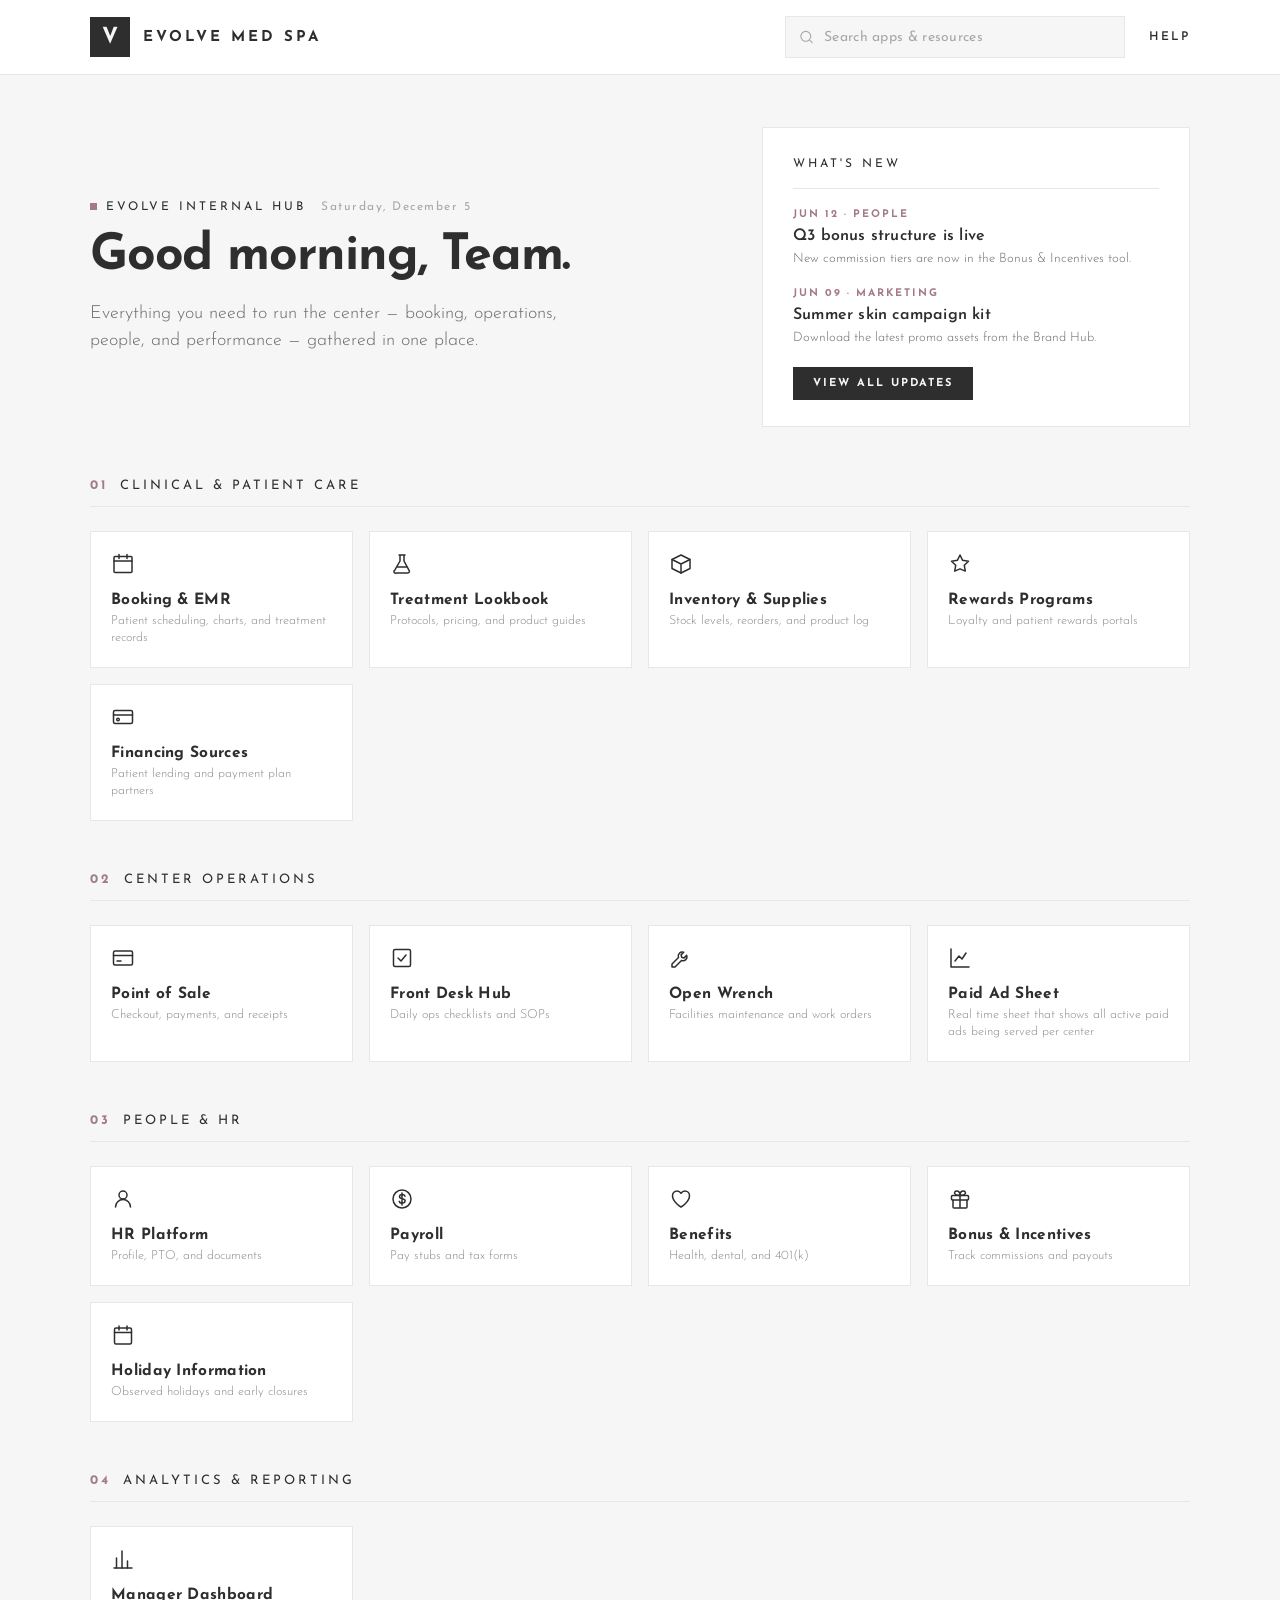
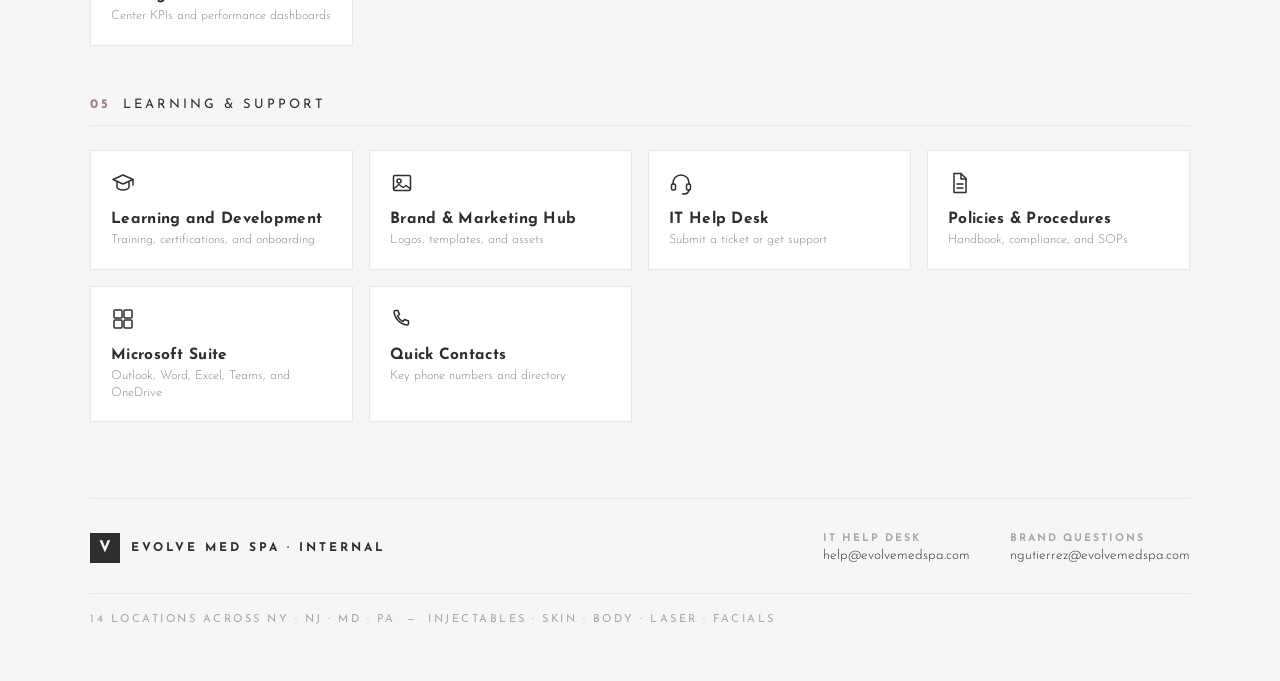
<file: index.html>
<!DOCTYPE html>
<html lang="en">
<head>
<meta charset="utf-8">
<meta name="viewport" content="width=device-width, initial-scale=1">
<title>Evolve Med Spa — Internal Hub</title>
<link rel="preconnect" href="https://fonts.googleapis.com">
<link rel="preconnect" href="https://fonts.gstatic.com" crossorigin>
<link href="https://fonts.googleapis.com/css2?family=Josefin+Sans:ital,wght@0,300;0,400;0,600;0,700;1,400&display=swap" rel="stylesheet">
<link rel="stylesheet" href="css/style.css">
</head>
<body>

<header class="site-header">
  <div class="header-inner">
    <a href="index.html" class="logo">
      <span class="logo-mark">V</span>
      <span class="logo-text">EVOLVE MED SPA</span>
    </a>
    <div class="header-right">
      <div class="search-wrap">
        <span class="search-icon">
          <svg width="17" height="17" viewBox="0 0 24 24" fill="none" stroke="currentColor" stroke-width="1.6" stroke-linecap="round" stroke-linejoin="round"><circle cx="11" cy="11" r="7"></circle><path d="m20 20-3.2-3.2"></path></svg>
        </span>
        <input id="portal-search" type="text" class="search-input" placeholder="Search apps &amp; resources">
      </div>
      <a href="#" class="help-link">HELP</a>
    </div>
  </div>
</header>

<main class="main" data-app-root>

  <section class="hero-section">
    <div class="hero-left">
      <div class="eyebrow">
        <span class="eyebrow-dot"></span>
        <span class="eyebrow-text">Evolve Internal Hub</span>
        <span id="hero-date" class="eyebrow-date"></span>
      </div>
      <h1 id="hero-headline" class="hero-title">Good evening, Team.</h1>
      <p class="hero-sub">Everything you need to run the center — booking, operations, people, and performance — gathered in one place.</p>
    </div>

    <aside class="whatsnew">
      <div class="whatsnew-title">What's New</div>
      <a href="#" class="update-item">
        <div class="update-tag">Jun 12 · People</div>
        <div class="update-title">Q3 bonus structure is live</div>
        <div class="update-desc">New commission tiers are now in the Bonus &amp; Incentives tool.</div>
      </a>
      <a href="#" class="update-item">
        <div class="update-tag">Jun 09 · Marketing</div>
        <div class="update-title">Summer skin campaign kit</div>
        <div class="update-desc">Download the latest promo assets from the Brand Hub.</div>
      </a>
      <a href="#" class="update-cta">View all updates</a>
    </aside>
  </section>

  <!-- 01 Clinical & Patient Care -->
  <section class="section" data-section>
    <div class="section-head">
      <span class="section-num">01</span>
      <span class="section-label">Clinical &amp; Patient Care</span>
    </div>
    <div class="tile-grid">

      <a href="https://evolvemedspa.zenoti.com" target="_blank" rel="noopener" class="tile" data-tile data-keywords="booking emr scheduling charts treatment records appointments calendar zenoti">
        <span class="tile-icon"><svg width="24" height="24" viewBox="0 0 24 24" fill="none" stroke="currentColor" stroke-width="1.5" stroke-linecap="round" stroke-linejoin="round"><rect x="3" y="4.5" width="18" height="16" rx="1"></rect><path d="M3 9h18M8 2.5v4M16 2.5v4"></path></svg></span>
        <span class="tile-text"><span class="tile-title">Booking &amp; EMR</span><span class="tile-desc">Patient scheduling, charts, and treatment records</span></span>
      </a>

      <a href="https://online.flippingbook.com/link/457606/" target="_blank" rel="noopener" class="tile" data-tile data-keywords="treatment lookbook catalog protocols pricing product guides services menu">
        <span class="tile-icon"><svg width="24" height="24" viewBox="0 0 24 24" fill="none" stroke="currentColor" stroke-width="1.5" stroke-linecap="round" stroke-linejoin="round"><path d="M9 3h6M10 3v6l-5.2 9.2A1.5 1.5 0 0 0 6.1 21h11.8a1.5 1.5 0 0 0 1.3-2.3L14 9V3"></path><path d="M7.5 15h9"></path></svg></span>
        <span class="tile-text"><span class="tile-title">Treatment Lookbook</span><span class="tile-desc">Protocols, pricing, and product guides</span></span>
      </a>

      <a href="pages/inventory-and-supplies.html" class="tile" data-tile data-keywords="inventory supplies stock reorder products warehouse">
        <span class="tile-icon"><svg width="24" height="24" viewBox="0 0 24 24" fill="none" stroke="currentColor" stroke-width="1.5" stroke-linecap="round" stroke-linejoin="round"><path d="M3 7.5 12 3l9 4.5v9L12 21l-9-4.5z"></path><path d="M3 7.5 12 12l9-4.5M12 12v9"></path></svg></span>
        <span class="tile-text"><span class="tile-title">Inventory &amp; Supplies</span><span class="tile-desc">Stock levels, reorders, and product log</span></span>
      </a>

      <a href="pages/rewards-programs.html" class="tile" data-tile data-keywords="rewards programs loyalty points membership perks aspire alle evolve">
        <span class="tile-icon"><svg width="24" height="24" viewBox="0 0 24 24" fill="none" stroke="currentColor" stroke-width="1.5" stroke-linecap="round" stroke-linejoin="round"><path d="m12 3 2.6 5.3 5.9.9-4.2 4.1 1 5.8L12 16.9 6.7 19.1l1-5.8L3.5 9.2l5.9-.9z"></path></svg></span>
        <span class="tile-text"><span class="tile-title">Rewards Programs</span><span class="tile-desc">Loyalty and patient rewards portals</span></span>
      </a>

      <a href="pages/financing-sources.html" class="tile" data-tile data-keywords="financing sources patient lending payment plans endeavour cherry patientfi loans">
        <span class="tile-icon"><svg width="24" height="24" viewBox="0 0 24 24" fill="none" stroke="currentColor" stroke-width="1.5" stroke-linecap="round" stroke-linejoin="round"><rect x="2.5" y="5.5" width="19" height="13" rx="1.5"></rect><path d="M2.5 10h19"></path><circle cx="7" cy="14.5" r="1.3"></circle></svg></span>
        <span class="tile-text"><span class="tile-title">Financing Sources</span><span class="tile-desc">Patient lending and payment plan partners</span></span>
      </a>

    </div>
  </section>

  <!-- 02 Center Operations -->
  <section class="section" data-section>
    <div class="section-head">
      <span class="section-num">02</span>
      <span class="section-label">Center Operations</span>
    </div>
    <div class="tile-grid">

      <a href="https://ids-az.cu.zenoti.com/Account/Login" target="_blank" rel="noopener" class="tile" data-tile data-keywords="point of sale pos checkout payments receipts register">
        <span class="tile-icon"><svg width="24" height="24" viewBox="0 0 24 24" fill="none" stroke="currentColor" stroke-width="1.5" stroke-linecap="round" stroke-linejoin="round"><rect x="2.5" y="5" width="19" height="14" rx="1.5"></rect><path d="M2.5 9.5h19M6 15h4"></path></svg></span>
        <span class="tile-text"><span class="tile-title">Point of Sale</span><span class="tile-desc">Checkout, payments, and receipts</span></span>
      </a>

      <a href="pages/front-desk-hub.html" class="tile" data-tile data-keywords="front desk hub daily checklist sop standard operating procedures opening closing zenoti insperity">
        <span class="tile-icon"><svg width="24" height="24" viewBox="0 0 24 24" fill="none" stroke="currentColor" stroke-width="1.5" stroke-linecap="round" stroke-linejoin="round"><rect x="3.5" y="3.5" width="17" height="17" rx="1.5"></rect><path d="M8 12l3 3 5-6"></path></svg></span>
        <span class="tile-text"><span class="tile-title">Front Desk Hub</span><span class="tile-desc">Daily ops checklists and SOPs</span></span>
      </a>

      <a href="https://useopenwrench.com/login" target="_blank" rel="noopener" class="tile" data-tile data-keywords="open wrench facilities maintenance work orders repairs tickets equipment">
        <span class="tile-icon"><svg width="24" height="24" viewBox="0 0 24 24" fill="none" stroke="currentColor" stroke-width="1.5" stroke-linecap="round" stroke-linejoin="round"><path d="M14.7 6.3a4 4 0 0 0-5.2 5.2L3 18v3h3l6.5-6.5a4 4 0 0 0 5.2-5.2l-2.6 2.6-2.4-.6-.6-2.4 2.6-2.6z"></path></svg></span>
        <span class="tile-text"><span class="tile-title">Open Wrench</span><span class="tile-desc">Facilities maintenance and work orders</span></span>
      </a>

      <a href="https://docs.google.com/spreadsheets/d/1aVlbR2PfaJgQGFgu6TcrrPzbHNM_zKf8x0ZxDt4EZZE/edit" target="_blank" rel="noopener" class="tile" data-tile data-keywords="paid ad sheet marketing advertising campaigns active ads per center google sheet">
        <span class="tile-icon"><svg width="24" height="24" viewBox="0 0 24 24" fill="none" stroke="currentColor" stroke-width="1.5" stroke-linecap="round" stroke-linejoin="round"><path d="M3 3v18h18"></path><path d="M7 15l4-5 3 3 4-6"></path></svg></span>
        <span class="tile-text"><span class="tile-title">Paid Ad Sheet</span><span class="tile-desc">Real time sheet that shows all active paid ads being served per center</span></span>
      </a>

    </div>
  </section>

  <!-- 03 People & HR -->
  <section class="section" data-section>
    <div class="section-head">
      <span class="section-num">03</span>
      <span class="section-label">People &amp; HR</span>
    </div>
    <div class="tile-grid">

      <a href="https://passport.insperity.com/SecureAuth15/SecureAuth.aspx" target="_blank" rel="noopener" class="tile" data-tile data-keywords="hr platform human resources profile pto time off documents workday adp paylocity">
        <span class="tile-icon"><svg width="24" height="24" viewBox="0 0 24 24" fill="none" stroke="currentColor" stroke-width="1.5" stroke-linecap="round" stroke-linejoin="round"><circle cx="12" cy="8" r="4"></circle><path d="M4.5 20a7.5 7.5 0 0 1 15 0"></path></svg></span>
        <span class="tile-text"><span class="tile-title">HR Platform</span><span class="tile-desc">Profile, PTO, and documents</span></span>
      </a>

      <a href="#" class="tile" data-tile data-keywords="payroll pay stubs tax forms direct deposit w2 wages">
        <span class="tile-icon"><svg width="24" height="24" viewBox="0 0 24 24" fill="none" stroke="currentColor" stroke-width="1.5" stroke-linecap="round" stroke-linejoin="round"><circle cx="12" cy="12" r="9"></circle><path d="M15 9.2A2.7 2.7 0 0 0 12.4 7.5c-1.6 0-2.9.9-2.9 2.2 0 2.8 5.6 1.3 5.6 4.1 0 1.4-1.3 2.3-2.9 2.3A2.8 2.8 0 0 1 9.2 14.4M12 6v12"></path></svg></span>
        <span class="tile-text"><span class="tile-title">Payroll</span><span class="tile-desc">Pay stubs and tax forms</span></span>
      </a>

      <a href="#" class="tile" data-tile data-keywords="benefits health dental vision 401k retirement insurance enrollment">
        <span class="tile-icon"><svg width="24" height="24" viewBox="0 0 24 24" fill="none" stroke="currentColor" stroke-width="1.5" stroke-linecap="round" stroke-linejoin="round"><path d="M12 20S3.5 15 3.5 8.8C3.5 5.9 5.6 4 8.1 4c1.7 0 3.1 1 3.9 2.3C12.8 5 14.2 4 15.9 4c2.5 0 4.6 1.9 4.6 4.8C20.5 15 12 20 12 20z"></path></svg></span>
        <span class="tile-text"><span class="tile-title">Benefits</span><span class="tile-desc">Health, dental, and 401(k)</span></span>
      </a>

      <a href="#" class="tile" data-tile data-keywords="bonus incentives commissions rewards payouts targets earnings">
        <span class="tile-icon"><svg width="24" height="24" viewBox="0 0 24 24" fill="none" stroke="currentColor" stroke-width="1.5" stroke-linecap="round" stroke-linejoin="round"><rect x="3.5" y="8.5" width="17" height="4.5" rx="1"></rect><path d="M5 13v7a1 1 0 0 0 1 1h12a1 1 0 0 0 1-1v-7M12 8.5V21"></path><path d="M12 8.5C12 6 10.6 4 8.6 4 7.2 4 6.3 5 6.6 6.3 7 8 12 8.5 12 8.5zM12 8.5C12 6 13.4 4 15.4 4c1.4 0 2.3 1 2 2.3C17 8 12 8.5 12 8.5z"></path></svg></span>
        <span class="tile-text"><span class="tile-title">Bonus &amp; Incentives</span><span class="tile-desc">Track commissions and payouts</span></span>
      </a>

      <a href="pages/holiday-information.html" class="tile" data-tile data-keywords="holiday information observed holidays 2026 early closures floating holiday hours pto calendar">
        <span class="tile-icon"><svg width="24" height="24" viewBox="0 0 24 24" fill="none" stroke="currentColor" stroke-width="1.5" stroke-linecap="round" stroke-linejoin="round"><rect x="3.5" y="5" width="17" height="16" rx="1.5"></rect><path d="M3.5 9.5h17M8 3v4M16 3v4"></path></svg></span>
        <span class="tile-text"><span class="tile-title">Holiday Information</span><span class="tile-desc">Observed holidays and early closures</span></span>
      </a>

    </div>
  </section>

  <!-- 04 Analytics & Reporting -->
  <section class="section" data-section>
    <div class="section-head">
      <span class="section-num">04</span>
      <span class="section-label">Analytics &amp; Reporting</span>
    </div>
    <div class="tile-grid">

      <a href="https://app.powerbi.com/groups/me/reports/9563f5d8-4e17-46d5-9236-9c048335cab7/1424d4bb3d5663f7f1ba" target="_blank" rel="noopener" class="tile" data-tile data-keywords="manager dashboard power bi dashboards kpi performance metrics business intelligence">
        <span class="tile-icon"><svg width="24" height="24" viewBox="0 0 24 24" fill="none" stroke="currentColor" stroke-width="1.5" stroke-linecap="round" stroke-linejoin="round"><path d="M3 21h18"></path><path d="M5.5 21V11M11 21V4M16.5 21v-7"></path></svg></span>
        <span class="tile-text"><span class="tile-title">Manager Dashboard</span><span class="tile-desc">Center KPIs and performance dashboards</span></span>
      </a>

    </div>
  </section>

  <!-- 05 Learning & Support -->
  <section class="section" data-section>
    <div class="section-head">
      <span class="section-num">05</span>
      <span class="section-label">Learning &amp; Support</span>
    </div>
    <div class="tile-grid">

      <a href="https://evolvemedspanj.sharepoint.com/:f:/s/LearningandDevelopment/" target="_blank" rel="noopener" class="tile" data-tile data-keywords="learning development lms training certifications onboarding courses">
        <span class="tile-icon"><svg width="24" height="24" viewBox="0 0 24 24" fill="none" stroke="currentColor" stroke-width="1.5" stroke-linecap="round" stroke-linejoin="round"><path d="M2 8.5 12 4l10 4.5L12 13z"></path><path d="M6 10.5V16c0 1.6 2.7 3 6 3s6-1.4 6-3v-5.5"></path><path d="M22 8.5V14"></path></svg></span>
        <span class="tile-text"><span class="tile-title">Learning and Development</span><span class="tile-desc">Training, certifications, and onboarding</span></span>
      </a>

      <a href="pages/brand-and-marketing-hub.html" class="tile" data-tile data-keywords="brand marketing hub logos templates assets social promo creative">
        <span class="tile-icon"><svg width="24" height="24" viewBox="0 0 24 24" fill="none" stroke="currentColor" stroke-width="1.5" stroke-linecap="round" stroke-linejoin="round"><rect x="3.5" y="4.5" width="17" height="15" rx="1.5"></rect><circle cx="9" cy="10" r="2"></circle><path d="M4 17.5l5-4 4 3 3-2 4 3"></path></svg></span>
        <span class="tile-text"><span class="tile-title">Brand &amp; Marketing Hub</span><span class="tile-desc">Logos, templates, and assets</span></span>
      </a>

      <a href="#" class="tile" data-tile data-keywords="it help desk support ticket technical issue computer login">
        <span class="tile-icon"><svg width="24" height="24" viewBox="0 0 24 24" fill="none" stroke="currentColor" stroke-width="1.5" stroke-linecap="round" stroke-linejoin="round"><path d="M4 13v-1a8 8 0 0 1 16 0v1"></path><rect x="2.5" y="13" width="4" height="6" rx="1.3"></rect><rect x="17.5" y="13" width="4" height="6" rx="1.3"></rect><path d="M20 19a5 5 0 0 1-5 4h-1.5"></path></svg></span>
        <span class="tile-text"><span class="tile-title">IT Help Desk</span><span class="tile-desc">Submit a ticket or get support</span></span>
      </a>

      <a href="pages/policies-and-procedures.html" class="tile" data-tile data-keywords="policies procedures handbook compliance hr documents safety sop">
        <span class="tile-icon"><svg width="24" height="24" viewBox="0 0 24 24" fill="none" stroke="currentColor" stroke-width="1.5" stroke-linecap="round" stroke-linejoin="round"><path d="M6 2.5h7l5 5V21a.5.5 0 0 1-.5.5h-11A.5.5 0 0 1 6 21z"></path><path d="M13 2.5V8h5"></path><path d="M9 13h6M9 17h6"></path></svg></span>
        <span class="tile-text"><span class="tile-title">Policies &amp; Procedures</span><span class="tile-desc">Handbook, compliance, and SOPs</span></span>
      </a>

      <a href="pages/microsoft-suite.html" class="tile" data-tile data-keywords="microsoft suite office 365 outlook word excel teams onedrive email">
        <span class="tile-icon"><svg width="24" height="24" viewBox="0 0 24 24" fill="none" stroke="currentColor" stroke-width="1.5" stroke-linecap="round" stroke-linejoin="round"><rect x="3" y="3" width="8" height="8" rx="1"></rect><rect x="13" y="3" width="8" height="8" rx="1"></rect><rect x="3" y="13" width="8" height="8" rx="1"></rect><rect x="13" y="13" width="8" height="8" rx="1"></rect></svg></span>
        <span class="tile-text"><span class="tile-title">Microsoft Suite</span><span class="tile-desc">Outlook, Word, Excel, Teams, and OneDrive</span></span>
      </a>

      <a href="pages/quick-contacts.html" class="tile" data-tile data-keywords="quick contacts phone numbers directory extensions emergency support team">
        <span class="tile-icon"><svg width="24" height="24" viewBox="0 0 24 24" fill="none" stroke="currentColor" stroke-width="1.5" stroke-linecap="round" stroke-linejoin="round"><path d="M4 5c0-.8.7-1.5 1.5-1.5H8l1.5 4-2 1.5a12 12 0 0 0 5.5 5.5l1.5-2 4 1.5v2.5c0 .8-.7 1.5-1.5 1.5A15 15 0 0 1 4 5z"></path></svg></span>
        <span class="tile-text"><span class="tile-title">Quick Contacts</span><span class="tile-desc">Key phone numbers and directory</span></span>
      </a>

    </div>
  </section>

  <footer class="site-footer">
    <div class="footer-top">
      <div class="footer-brand">
        <span class="footer-brand-mark">V</span>
        <span class="footer-brand-text">EVOLVE MED SPA · INTERNAL</span>
      </div>
      <div class="footer-links">
        <div class="footer-link-group">
          <span class="footer-link-label">IT Help Desk</span>
          <a href="mailto:help@evolvemedspa.com" class="footer-link-value">help@evolvemedspa.com</a>
        </div>
        <div class="footer-link-group">
          <span class="footer-link-label">Brand Questions</span>
          <a href="mailto:ngutierrez@evolvemedspa.com" class="footer-link-value">ngutierrez@evolvemedspa.com</a>
        </div>
      </div>
    </div>
    <div class="footer-bottom">14 locations across NY · NJ · MD · PA &nbsp;—&nbsp; Injectables · Skin · Body · Laser · Facials</div>
  </footer>

</main>

<script src="js/main.js"></script>
</body>
</html>
</file>
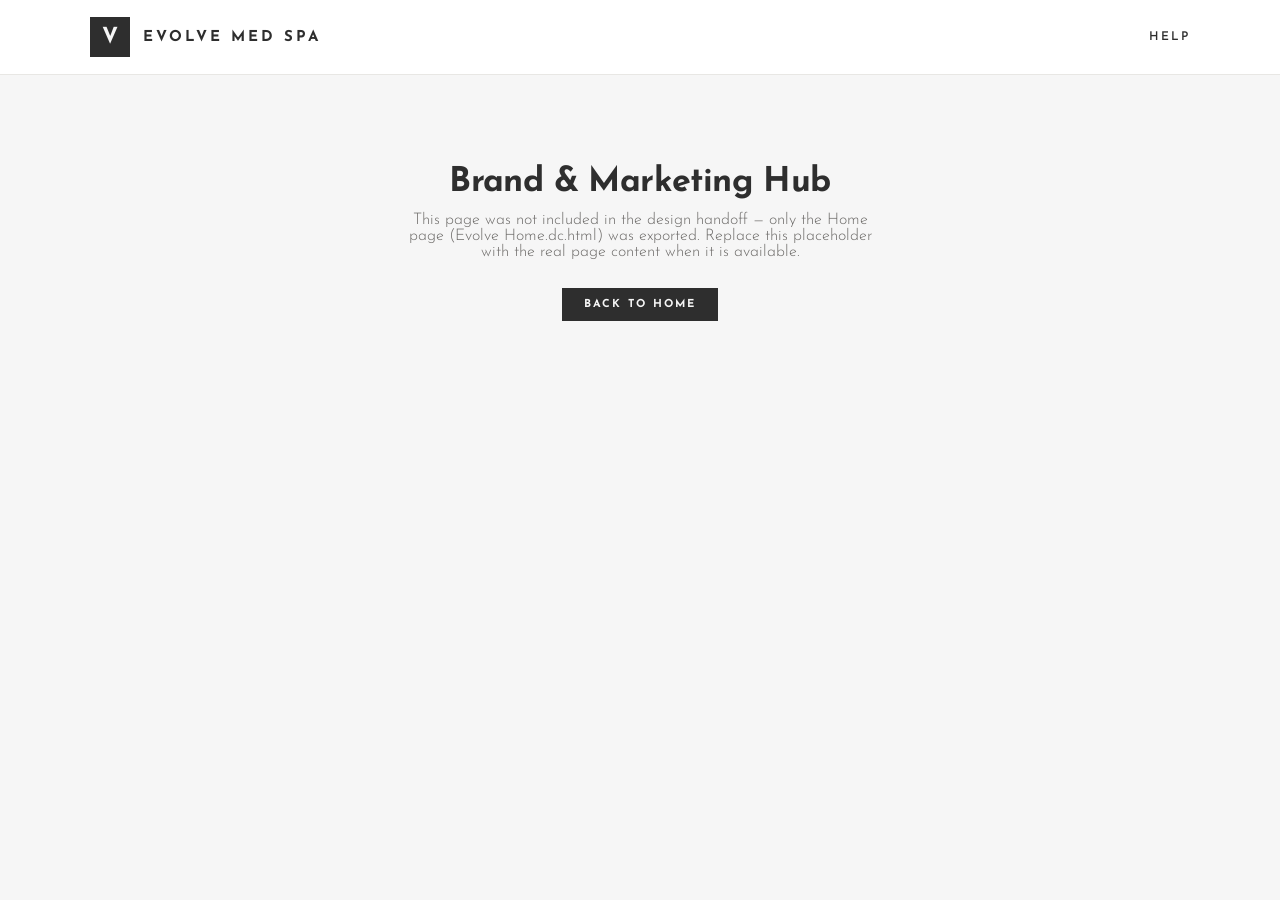
<file: pages/brand-and-marketing-hub.html>
<!DOCTYPE html>
<html lang="en">
<head>
<meta charset="utf-8">
<meta name="viewport" content="width=device-width, initial-scale=1">
<title>Brand &amp; Marketing Hub — Evolve Med Spa</title>
<link rel="preconnect" href="https://fonts.googleapis.com">
<link rel="preconnect" href="https://fonts.gstatic.com" crossorigin>
<link href="https://fonts.googleapis.com/css2?family=Josefin+Sans:ital,wght@0,300;0,400;0,600;0,700;1,400&display=swap" rel="stylesheet">
<link rel="stylesheet" href="../css/style.css">
</head>
<body>

<header class="site-header">
  <div class="header-inner">
    <a href="../index.html" class="logo">
      <span class="logo-mark">V</span>
      <span class="logo-text">EVOLVE MED SPA</span>
    </a>
    <div class="header-right">
      <a href="#" class="help-link">HELP</a>
    </div>
  </div>
</header>

<main class="placeholder-main">
  <h1>Brand &amp; Marketing Hub</h1>
  <p>This page was not included in the design handoff — only the Home page (Evolve Home.dc.html) was exported. Replace this placeholder with the real page content when it is available.</p>
  <a href="../index.html" class="placeholder-back">Back to Home</a>
</main>

</body>
</html>
</file>
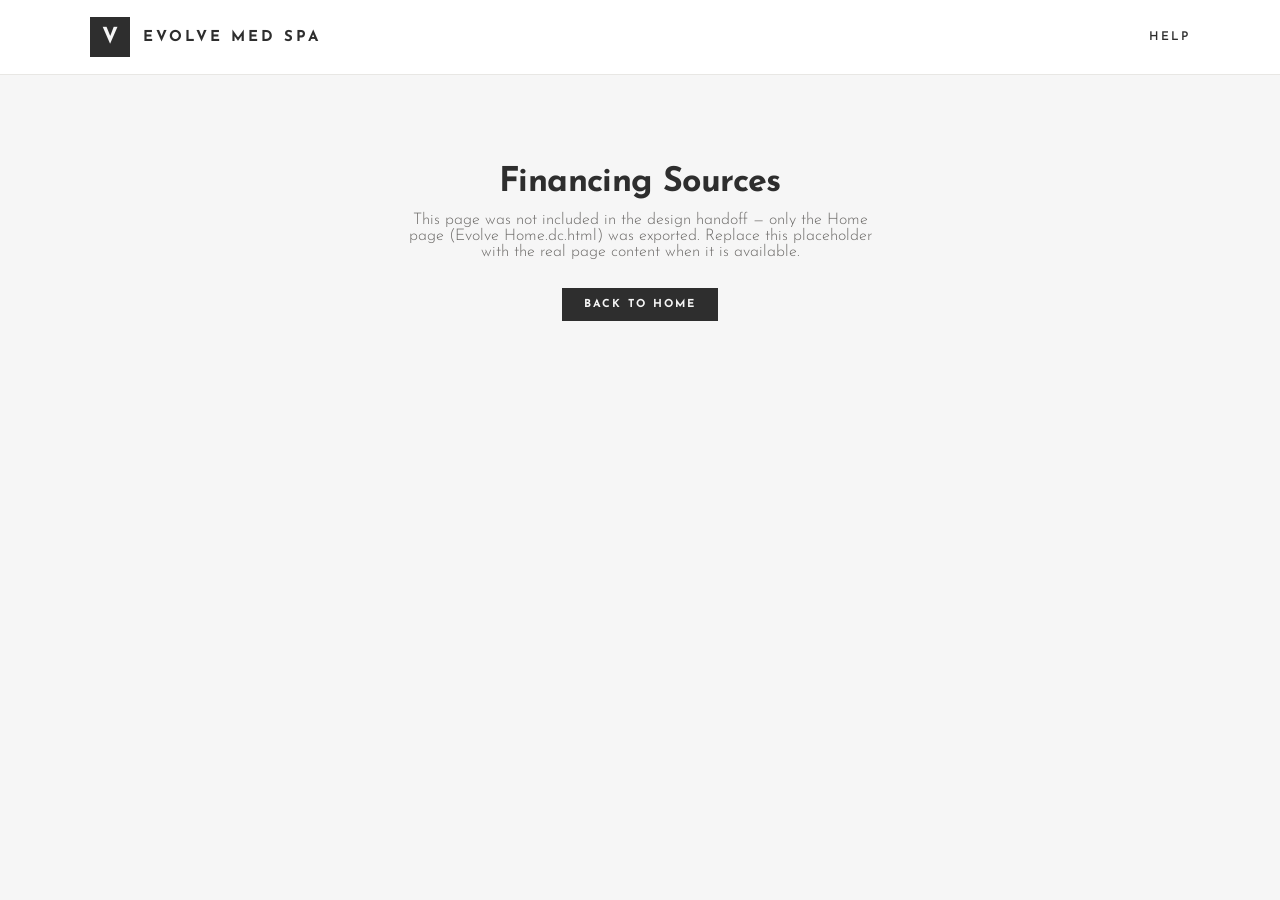
<file: pages/financing-sources.html>
<!DOCTYPE html>
<html lang="en">
<head>
<meta charset="utf-8">
<meta name="viewport" content="width=device-width, initial-scale=1">
<title>Financing Sources — Evolve Med Spa</title>
<link rel="preconnect" href="https://fonts.googleapis.com">
<link rel="preconnect" href="https://fonts.gstatic.com" crossorigin>
<link href="https://fonts.googleapis.com/css2?family=Josefin+Sans:ital,wght@0,300;0,400;0,600;0,700;1,400&display=swap" rel="stylesheet">
<link rel="stylesheet" href="../css/style.css">
</head>
<body>

<header class="site-header">
  <div class="header-inner">
    <a href="../index.html" class="logo">
      <span class="logo-mark">V</span>
      <span class="logo-text">EVOLVE MED SPA</span>
    </a>
    <div class="header-right">
      <a href="#" class="help-link">HELP</a>
    </div>
  </div>
</header>

<main class="placeholder-main">
  <h1>Financing Sources</h1>
  <p>This page was not included in the design handoff — only the Home page (Evolve Home.dc.html) was exported. Replace this placeholder with the real page content when it is available.</p>
  <a href="../index.html" class="placeholder-back">Back to Home</a>
</main>

</body>
</html>
</file>
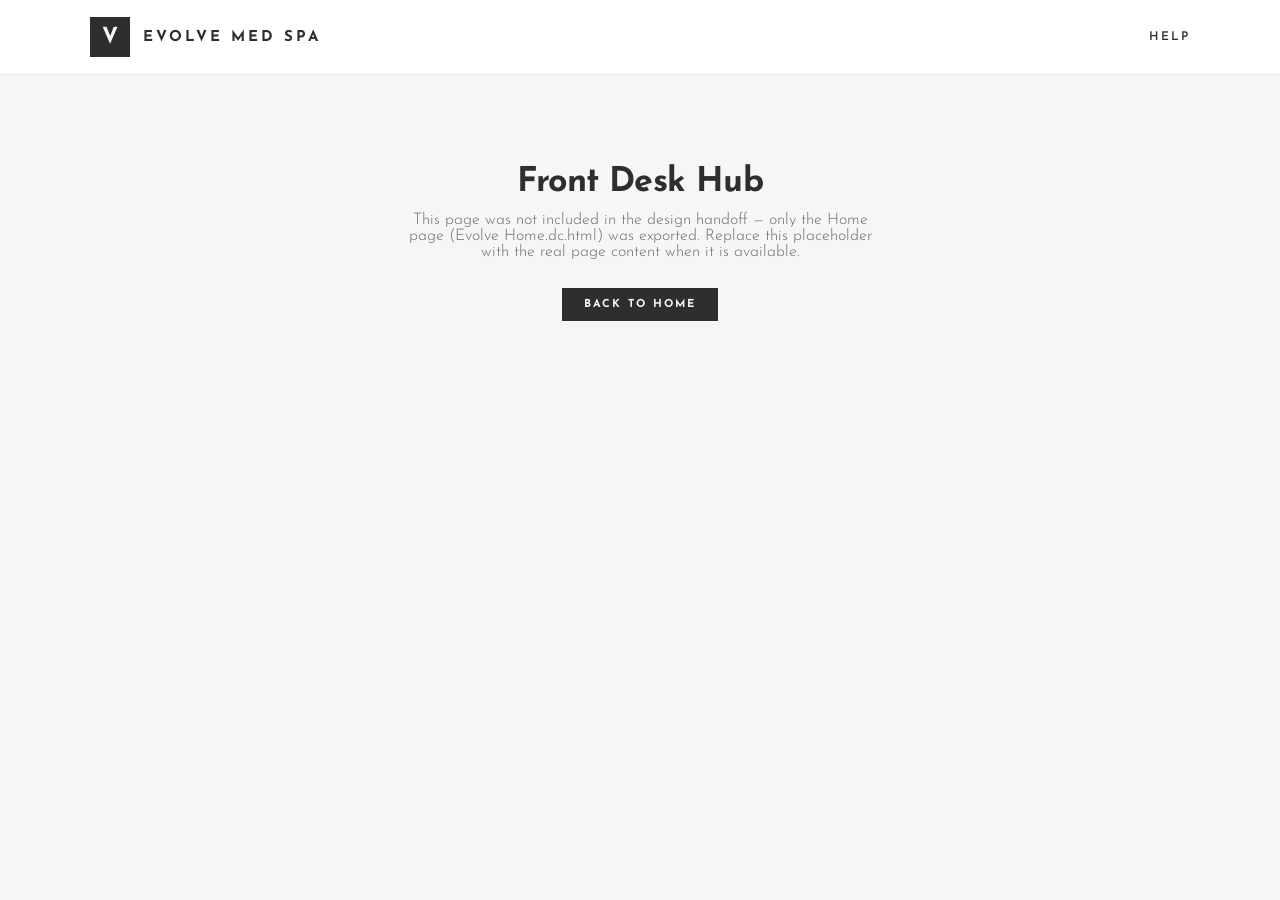
<file: pages/front-desk-hub.html>
<!DOCTYPE html>
<html lang="en">
<head>
<meta charset="utf-8">
<meta name="viewport" content="width=device-width, initial-scale=1">
<title>Front Desk Hub — Evolve Med Spa</title>
<link rel="preconnect" href="https://fonts.googleapis.com">
<link rel="preconnect" href="https://fonts.gstatic.com" crossorigin>
<link href="https://fonts.googleapis.com/css2?family=Josefin+Sans:ital,wght@0,300;0,400;0,600;0,700;1,400&display=swap" rel="stylesheet">
<link rel="stylesheet" href="../css/style.css">
</head>
<body>

<header class="site-header">
  <div class="header-inner">
    <a href="../index.html" class="logo">
      <span class="logo-mark">V</span>
      <span class="logo-text">EVOLVE MED SPA</span>
    </a>
    <div class="header-right">
      <a href="#" class="help-link">HELP</a>
    </div>
  </div>
</header>

<main class="placeholder-main">
  <h1>Front Desk Hub</h1>
  <p>This page was not included in the design handoff — only the Home page (Evolve Home.dc.html) was exported. Replace this placeholder with the real page content when it is available.</p>
  <a href="../index.html" class="placeholder-back">Back to Home</a>
</main>

</body>
</html>
</file>
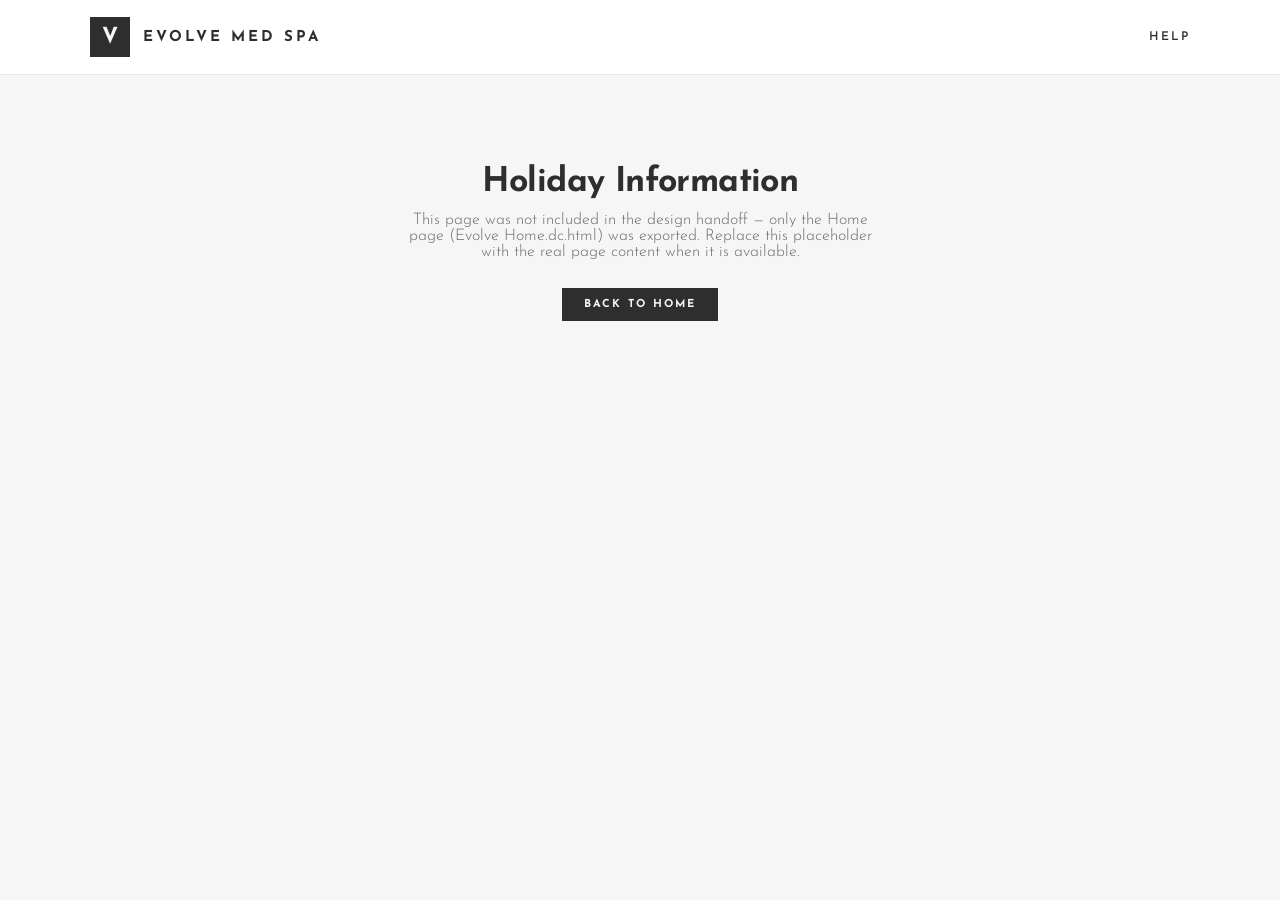
<file: pages/holiday-information.html>
<!DOCTYPE html>
<html lang="en">
<head>
<meta charset="utf-8">
<meta name="viewport" content="width=device-width, initial-scale=1">
<title>Holiday Information — Evolve Med Spa</title>
<link rel="preconnect" href="https://fonts.googleapis.com">
<link rel="preconnect" href="https://fonts.gstatic.com" crossorigin>
<link href="https://fonts.googleapis.com/css2?family=Josefin+Sans:ital,wght@0,300;0,400;0,600;0,700;1,400&display=swap" rel="stylesheet">
<link rel="stylesheet" href="../css/style.css">
</head>
<body>

<header class="site-header">
  <div class="header-inner">
    <a href="../index.html" class="logo">
      <span class="logo-mark">V</span>
      <span class="logo-text">EVOLVE MED SPA</span>
    </a>
    <div class="header-right">
      <a href="#" class="help-link">HELP</a>
    </div>
  </div>
</header>

<main class="placeholder-main">
  <h1>Holiday Information</h1>
  <p>This page was not included in the design handoff — only the Home page (Evolve Home.dc.html) was exported. Replace this placeholder with the real page content when it is available.</p>
  <a href="../index.html" class="placeholder-back">Back to Home</a>
</main>

</body>
</html>
</file>
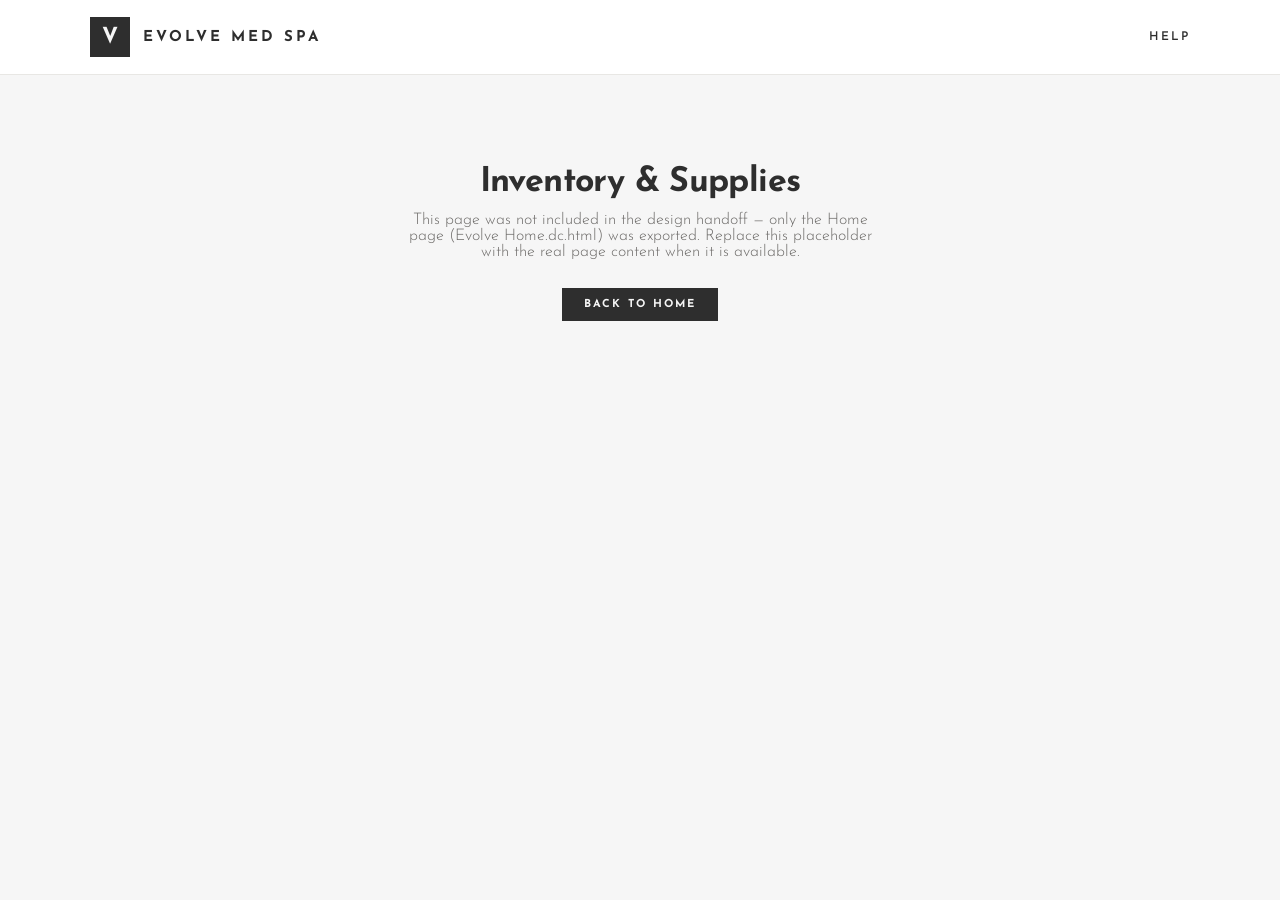
<file: pages/inventory-and-supplies.html>
<!DOCTYPE html>
<html lang="en">
<head>
<meta charset="utf-8">
<meta name="viewport" content="width=device-width, initial-scale=1">
<title>Inventory &amp; Supplies — Evolve Med Spa</title>
<link rel="preconnect" href="https://fonts.googleapis.com">
<link rel="preconnect" href="https://fonts.gstatic.com" crossorigin>
<link href="https://fonts.googleapis.com/css2?family=Josefin+Sans:ital,wght@0,300;0,400;0,600;0,700;1,400&display=swap" rel="stylesheet">
<link rel="stylesheet" href="../css/style.css">
</head>
<body>

<header class="site-header">
  <div class="header-inner">
    <a href="../index.html" class="logo">
      <span class="logo-mark">V</span>
      <span class="logo-text">EVOLVE MED SPA</span>
    </a>
    <div class="header-right">
      <a href="#" class="help-link">HELP</a>
    </div>
  </div>
</header>

<main class="placeholder-main">
  <h1>Inventory &amp; Supplies</h1>
  <p>This page was not included in the design handoff — only the Home page (Evolve Home.dc.html) was exported. Replace this placeholder with the real page content when it is available.</p>
  <a href="../index.html" class="placeholder-back">Back to Home</a>
</main>

</body>
</html>
</file>
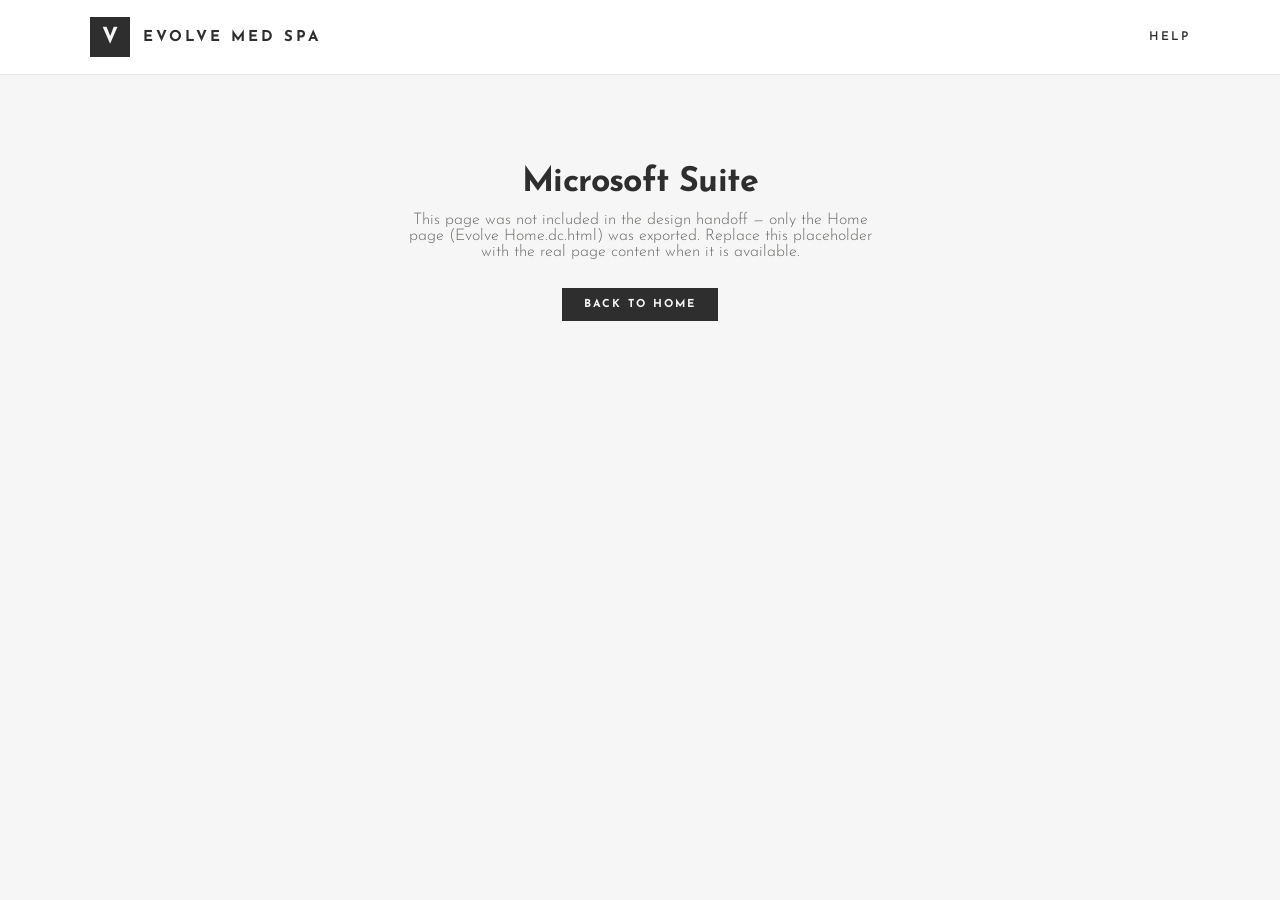
<file: pages/microsoft-suite.html>
<!DOCTYPE html>
<html lang="en">
<head>
<meta charset="utf-8">
<meta name="viewport" content="width=device-width, initial-scale=1">
<title>Microsoft Suite — Evolve Med Spa</title>
<link rel="preconnect" href="https://fonts.googleapis.com">
<link rel="preconnect" href="https://fonts.gstatic.com" crossorigin>
<link href="https://fonts.googleapis.com/css2?family=Josefin+Sans:ital,wght@0,300;0,400;0,600;0,700;1,400&display=swap" rel="stylesheet">
<link rel="stylesheet" href="../css/style.css">
</head>
<body>

<header class="site-header">
  <div class="header-inner">
    <a href="../index.html" class="logo">
      <span class="logo-mark">V</span>
      <span class="logo-text">EVOLVE MED SPA</span>
    </a>
    <div class="header-right">
      <a href="#" class="help-link">HELP</a>
    </div>
  </div>
</header>

<main class="placeholder-main">
  <h1>Microsoft Suite</h1>
  <p>This page was not included in the design handoff — only the Home page (Evolve Home.dc.html) was exported. Replace this placeholder with the real page content when it is available.</p>
  <a href="../index.html" class="placeholder-back">Back to Home</a>
</main>

</body>
</html>
</file>
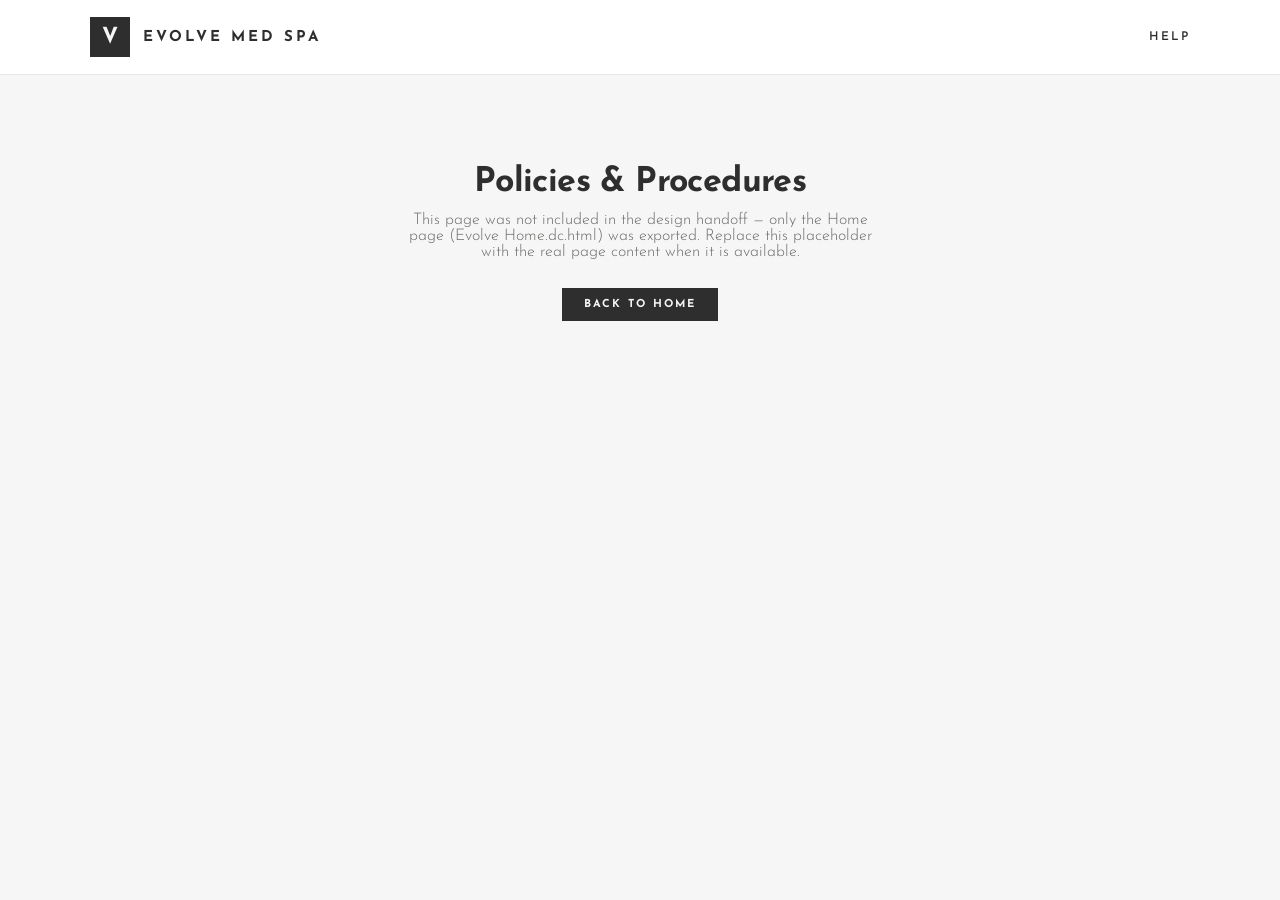
<file: pages/policies-and-procedures.html>
<!DOCTYPE html>
<html lang="en">
<head>
<meta charset="utf-8">
<meta name="viewport" content="width=device-width, initial-scale=1">
<title>Policies &amp; Procedures — Evolve Med Spa</title>
<link rel="preconnect" href="https://fonts.googleapis.com">
<link rel="preconnect" href="https://fonts.gstatic.com" crossorigin>
<link href="https://fonts.googleapis.com/css2?family=Josefin+Sans:ital,wght@0,300;0,400;0,600;0,700;1,400&display=swap" rel="stylesheet">
<link rel="stylesheet" href="../css/style.css">
</head>
<body>

<header class="site-header">
  <div class="header-inner">
    <a href="../index.html" class="logo">
      <span class="logo-mark">V</span>
      <span class="logo-text">EVOLVE MED SPA</span>
    </a>
    <div class="header-right">
      <a href="#" class="help-link">HELP</a>
    </div>
  </div>
</header>

<main class="placeholder-main">
  <h1>Policies &amp; Procedures</h1>
  <p>This page was not included in the design handoff — only the Home page (Evolve Home.dc.html) was exported. Replace this placeholder with the real page content when it is available.</p>
  <a href="../index.html" class="placeholder-back">Back to Home</a>
</main>

</body>
</html>
</file>
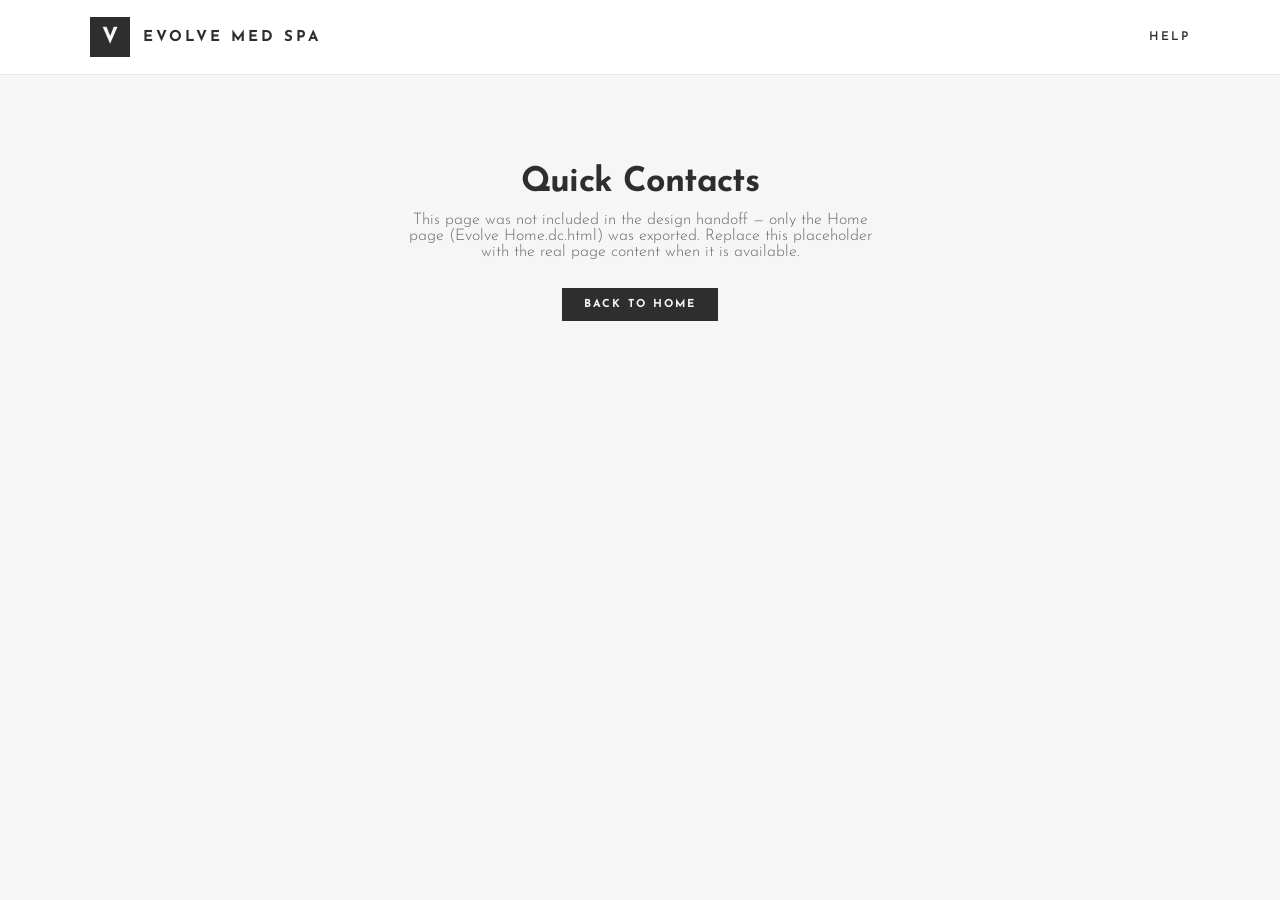
<file: pages/quick-contacts.html>
<!DOCTYPE html>
<html lang="en">
<head>
<meta charset="utf-8">
<meta name="viewport" content="width=device-width, initial-scale=1">
<title>Quick Contacts — Evolve Med Spa</title>
<link rel="preconnect" href="https://fonts.googleapis.com">
<link rel="preconnect" href="https://fonts.gstatic.com" crossorigin>
<link href="https://fonts.googleapis.com/css2?family=Josefin+Sans:ital,wght@0,300;0,400;0,600;0,700;1,400&display=swap" rel="stylesheet">
<link rel="stylesheet" href="../css/style.css">
</head>
<body>

<header class="site-header">
  <div class="header-inner">
    <a href="../index.html" class="logo">
      <span class="logo-mark">V</span>
      <span class="logo-text">EVOLVE MED SPA</span>
    </a>
    <div class="header-right">
      <a href="#" class="help-link">HELP</a>
    </div>
  </div>
</header>

<main class="placeholder-main">
  <h1>Quick Contacts</h1>
  <p>This page was not included in the design handoff — only the Home page (Evolve Home.dc.html) was exported. Replace this placeholder with the real page content when it is available.</p>
  <a href="../index.html" class="placeholder-back">Back to Home</a>
</main>

</body>
</html>
</file>
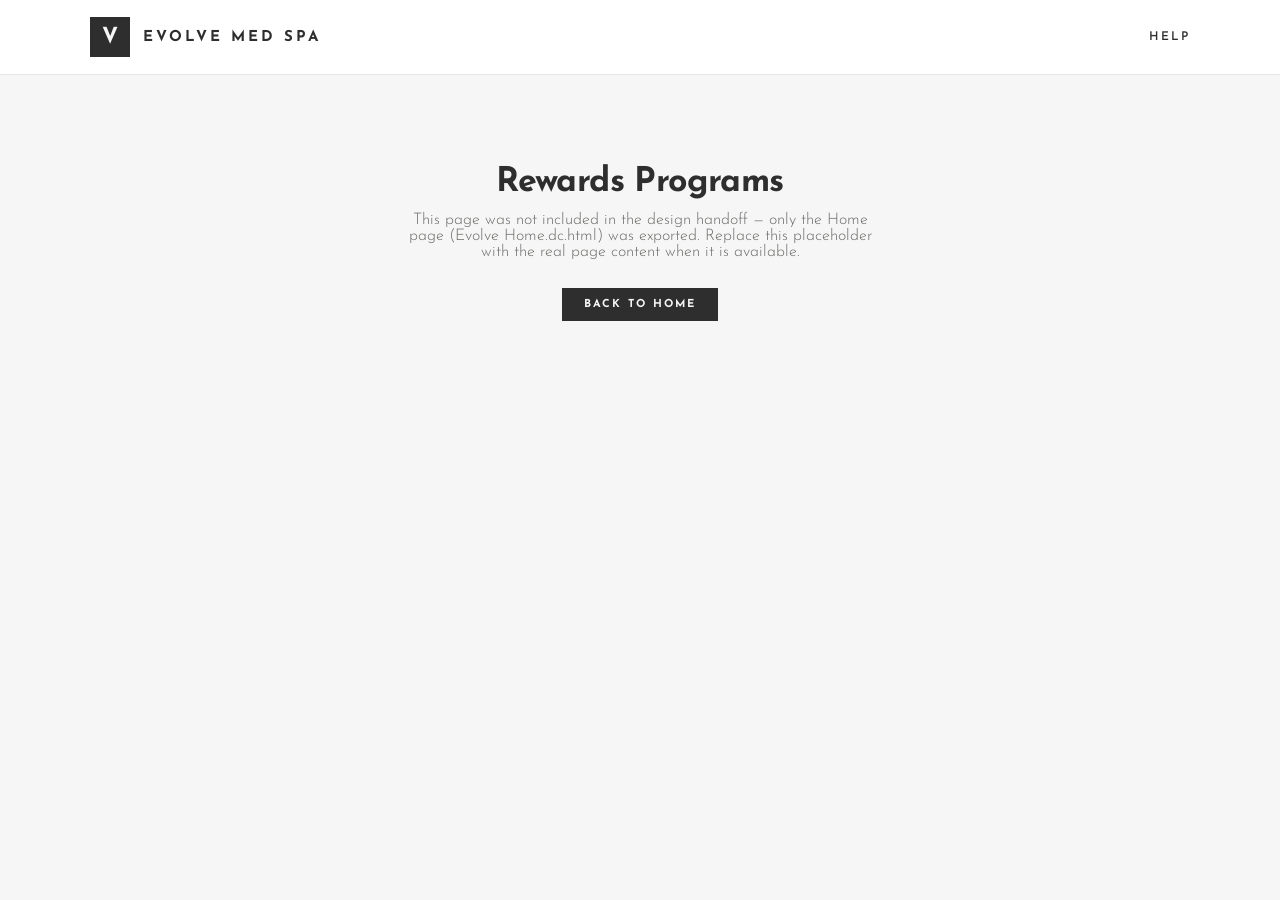
<file: pages/rewards-programs.html>
<!DOCTYPE html>
<html lang="en">
<head>
<meta charset="utf-8">
<meta name="viewport" content="width=device-width, initial-scale=1">
<title>Rewards Programs — Evolve Med Spa</title>
<link rel="preconnect" href="https://fonts.googleapis.com">
<link rel="preconnect" href="https://fonts.gstatic.com" crossorigin>
<link href="https://fonts.googleapis.com/css2?family=Josefin+Sans:ital,wght@0,300;0,400;0,600;0,700;1,400&display=swap" rel="stylesheet">
<link rel="stylesheet" href="../css/style.css">
</head>
<body>

<header class="site-header">
  <div class="header-inner">
    <a href="../index.html" class="logo">
      <span class="logo-mark">V</span>
      <span class="logo-text">EVOLVE MED SPA</span>
    </a>
    <div class="header-right">
      <a href="#" class="help-link">HELP</a>
    </div>
  </div>
</header>

<main class="placeholder-main">
  <h1>Rewards Programs</h1>
  <p>This page was not included in the design handoff — only the Home page (Evolve Home.dc.html) was exported. Replace this placeholder with the real page content when it is available.</p>
  <a href="../index.html" class="placeholder-back">Back to Home</a>
</main>

</body>
</html>
</file>
<file: css/style.css>
/* Evolve Med Spa — Internal Employee Portal
   Recreated from Claude Design source (Evolve Home.dc.html) */

* { box-sizing: border-box; }
html, body { margin: 0; padding: 0; }

body {
  font-family: 'Josefin Sans', sans-serif;
  color: #2E2E2E;
  background: #F6F6F6;
  -webkit-font-smoothing: antialiased;
  text-rendering: optimizeLegibility;
}

a { color: inherit; }
::placeholder { color: #a9a8a5; }

@keyframes evRise {
  from { opacity: 0; transform: translateY(10px); }
  to   { opacity: 1; transform: translateY(0); }
}

/* ---------- Header ---------- */
.site-header {
  position: sticky;
  top: 0;
  z-index: 20;
  background: #FFFFFF;
  border-bottom: 1px solid #E8E7E4;
}

.header-inner {
  max-width: 1180px;
  margin: 0 auto;
  padding: 0 40px;
  height: 74px;
  display: flex;
  align-items: center;
  justify-content: space-between;
  gap: 24px;
}

.logo {
  display: flex;
  align-items: center;
  gap: 13px;
  text-decoration: none;
}

.logo-mark {
  width: 40px;
  height: 40px;
  background: #2E2E2E;
  color: #F6F6F6;
  display: flex;
  align-items: center;
  justify-content: center;
  font-weight: 700;
  font-size: 22px;
  letter-spacing: 1px;
}

.logo-text {
  font-size: 15px;
  font-weight: 700;
  letter-spacing: 3px;
  color: #2E2E2E;
}

.header-right {
  display: flex;
  align-items: center;
  gap: 24px;
}

.search-wrap {
  position: relative;
  width: 340px;
  max-width: 42vw;
}

.search-icon {
  position: absolute;
  left: 13px;
  top: 50%;
  transform: translateY(-50%);
  color: #a9a8a5;
  display: flex;
  pointer-events: none;
}

.search-input {
  width: 100%;
  height: 42px;
  padding: 0 14px 0 38px;
  border: 1px solid #E8E7E4;
  background: #F6F6F6;
  font-family: 'Josefin Sans', sans-serif;
  font-size: 14px;
  letter-spacing: .3px;
  color: #2E2E2E;
  outline: none;
  transition: border-color .18s ease, background .18s ease;
}
.search-input:focus {
  border-color: #2E2E2E;
  background: #FFFFFF;
}

.help-link {
  font-size: 12px;
  font-weight: 600;
  letter-spacing: 2px;
  text-decoration: none;
  color: #2E2E2E;
}

/* ---------- Main / layout ---------- */
.main {
  max-width: 1180px;
  margin: 0 auto;
  padding: 0 40px 0;
}

/* ---------- Hero ---------- */
.hero-section {
  display: flex;
  gap: 44px;
  align-items: stretch;
  flex-wrap: wrap;
  margin: 52px 0 8px;
}

.hero-left {
  flex: 1 1 520px;
  min-width: 300px;
  display: flex;
  flex-direction: column;
  justify-content: center;
}

.eyebrow {
  display: flex;
  align-items: center;
  gap: 9px;
  margin-bottom: 18px;
}

.eyebrow-dot {
  width: 7px;
  height: 7px;
  background: #A37B88;
  display: inline-block;
}

.eyebrow-text {
  font-size: 12px;
  font-weight: 400;
  letter-spacing: 3px;
  text-transform: uppercase;
  color: #2E2E2E;
}

.eyebrow-date {
  font-size: 12px;
  font-weight: 400;
  letter-spacing: 1.5px;
  color: #a9a8a5;
  margin-left: 6px;
}

.hero-title {
  font-size: 50px;
  font-weight: 700;
  letter-spacing: -1.2px;
  line-height: 1.02;
  margin: 0;
}

.hero-sub {
  font-size: 18px;
  font-weight: 300;
  line-height: 1.5;
  color: #6b6967;
  margin: 18px 0 0;
  max-width: 500px;
}

/* ---------- What's New panel ---------- */
.whatsnew {
  flex: 1 1 320px;
  min-width: 290px;
  background: #FFFFFF;
  border: 1px solid #E8E7E4;
  padding: 30px 30px 26px;
  display: flex;
  flex-direction: column;
}

.whatsnew-title {
  font-size: 12px;
  font-weight: 400;
  letter-spacing: 3px;
  text-transform: uppercase;
  color: #2E2E2E;
  padding-bottom: 18px;
  border-bottom: 1px solid #E8E7E4;
  margin-bottom: 20px;
}

.update-item {
  text-decoration: none;
  display: block;
  margin-bottom: 20px;
}
.update-item:last-of-type { margin-bottom: 24px; }

.update-tag {
  font-size: 10.5px;
  font-weight: 700;
  letter-spacing: 2px;
  text-transform: uppercase;
  color: #A37B88;
  margin-bottom: 6px;
}

.update-title {
  font-size: 16px;
  font-weight: 600;
  letter-spacing: .2px;
  color: #2E2E2E;
  line-height: 1.25;
}

.update-desc {
  font-size: 13px;
  font-weight: 300;
  color: #6b6967;
  line-height: 1.4;
  margin-top: 4px;
}

.update-cta {
  margin-top: auto;
  align-self: flex-start;
  display: inline-block;
  background: #2E2E2E;
  color: #F6F6F6;
  padding: 11px 20px;
  font-size: 11px;
  font-weight: 700;
  letter-spacing: 2px;
  text-transform: uppercase;
  text-decoration: none;
  transition: background .18s ease;
}
.update-cta:hover { background: #A37B88; }

/* ---------- Sections / tile grid ---------- */
.section { margin-top: 52px; }
.section:first-of-type { margin-top: 60px; }

.section-head {
  display: flex;
  align-items: baseline;
  gap: 12px;
  border-bottom: 1px solid #E8E7E4;
  padding-bottom: 14px;
  margin-bottom: 24px;
}

.section-num {
  font-size: 13px;
  font-weight: 700;
  letter-spacing: 3px;
  color: #A37B88;
}

.section-label {
  font-size: 13px;
  font-weight: 400;
  letter-spacing: 3px;
  text-transform: uppercase;
  color: #2E2E2E;
}

.tile-grid {
  display: grid;
  grid-template-columns: repeat(auto-fill, minmax(232px, 1fr));
  gap: 16px;
}

.tile {
  display: flex;
  flex-direction: column;
  gap: 16px;
  padding: 20px;
  min-height: 120px;
  background: #FFFFFF;
  border: 1px solid #E8E7E4;
  text-decoration: none;
  color: #2E2E2E;
  transition: border-color .18s ease;
}
.tile:hover { border-color: #2E2E2E; }

.tile-icon { color: #2E2E2E; display: flex; }

.tile-text { display: flex; flex-direction: column; gap: 5px; }

.tile-title { font-size: 15.5px; font-weight: 700; letter-spacing: .3px; }

.tile-desc {
  font-size: 12.5px;
  font-weight: 300;
  color: #8a8a87;
  line-height: 1.35;
}

/* ---------- Footer ---------- */
.site-footer {
  margin-top: 76px;
  border-top: 1px solid #E8E7E4;
  padding: 34px 0 56px;
}

.footer-top {
  display: flex;
  flex-wrap: wrap;
  gap: 28px 56px;
  align-items: flex-start;
  justify-content: space-between;
}

.footer-brand {
  display: flex;
  align-items: center;
  gap: 11px;
}

.footer-brand-mark {
  width: 30px;
  height: 30px;
  background: #2E2E2E;
  color: #F6F6F6;
  display: flex;
  align-items: center;
  justify-content: center;
  font-weight: 700;
  font-size: 16px;
}

.footer-brand-text {
  font-size: 12px;
  font-weight: 700;
  letter-spacing: 3px;
  color: #2E2E2E;
}

.footer-links {
  display: flex;
  flex-wrap: wrap;
  gap: 14px 40px;
}

.footer-link-group {
  display: flex;
  flex-direction: column;
  gap: 5px;
}

.footer-link-label {
  font-size: 10.5px;
  font-weight: 700;
  letter-spacing: 2px;
  text-transform: uppercase;
  color: #a9a8a5;
}

.footer-link-value {
  font-size: 13.5px;
  font-weight: 300;
  color: #2E2E2E;
  text-decoration: none;
}

.footer-bottom {
  margin-top: 30px;
  padding-top: 20px;
  border-top: 1px solid #E8E7E4;
  font-size: 11px;
  font-weight: 400;
  letter-spacing: 2.5px;
  text-transform: uppercase;
  color: #a9a8a5;
}

/* ---------- Placeholder pages ---------- */
.placeholder-main {
  max-width: 1180px;
  margin: 0 auto;
  padding: 90px 40px 120px;
  text-align: center;
}
.placeholder-main h1 {
  font-size: 34px;
  font-weight: 700;
  letter-spacing: -0.6px;
  margin: 0 0 12px;
}
.placeholder-main p {
  font-size: 16px;
  font-weight: 300;
  color: #6b6967;
  max-width: 480px;
  margin: 0 auto 28px;
}
.placeholder-back {
  display: inline-block;
  background: #2E2E2E;
  color: #F6F6F6;
  padding: 11px 22px;
  font-size: 11px;
  font-weight: 700;
  letter-spacing: 2px;
  text-transform: uppercase;
  text-decoration: none;
  transition: background .18s ease;
}
.placeholder-back:hover { background: #A37B88; }
</file>
